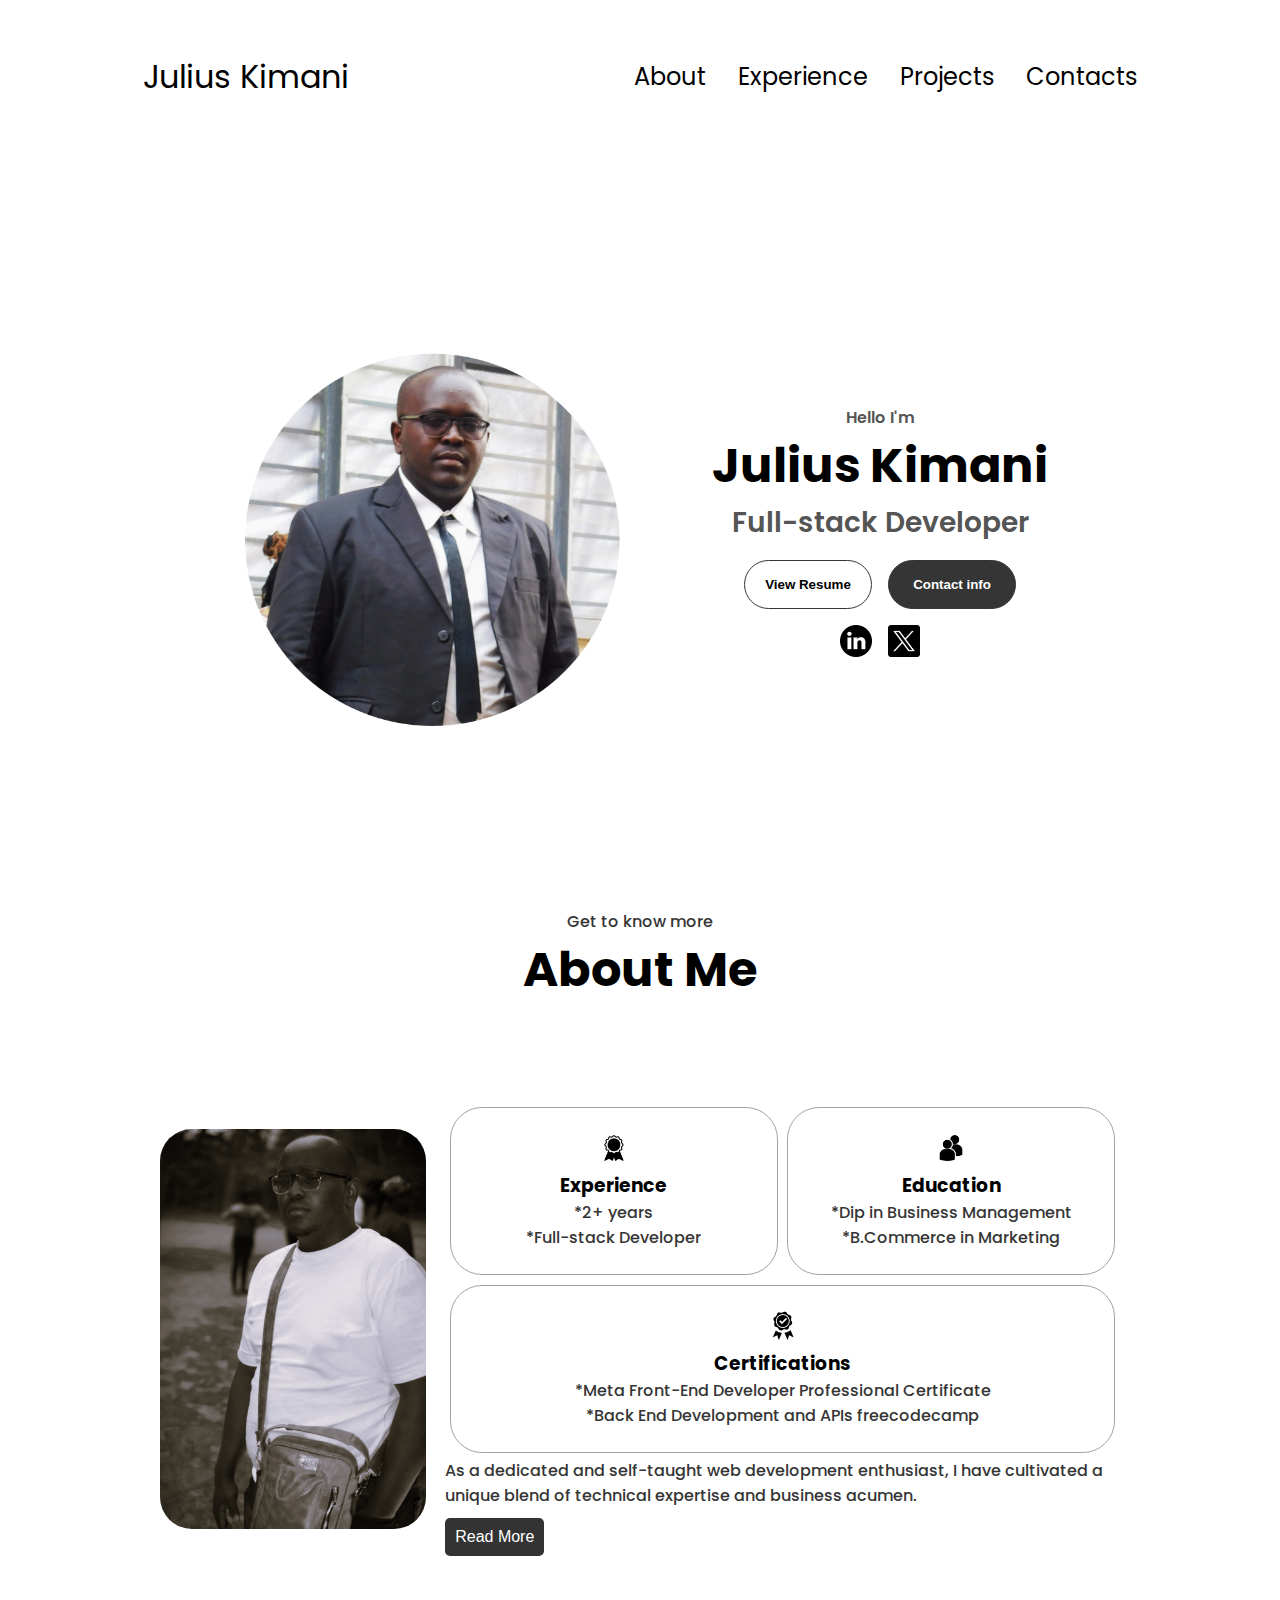
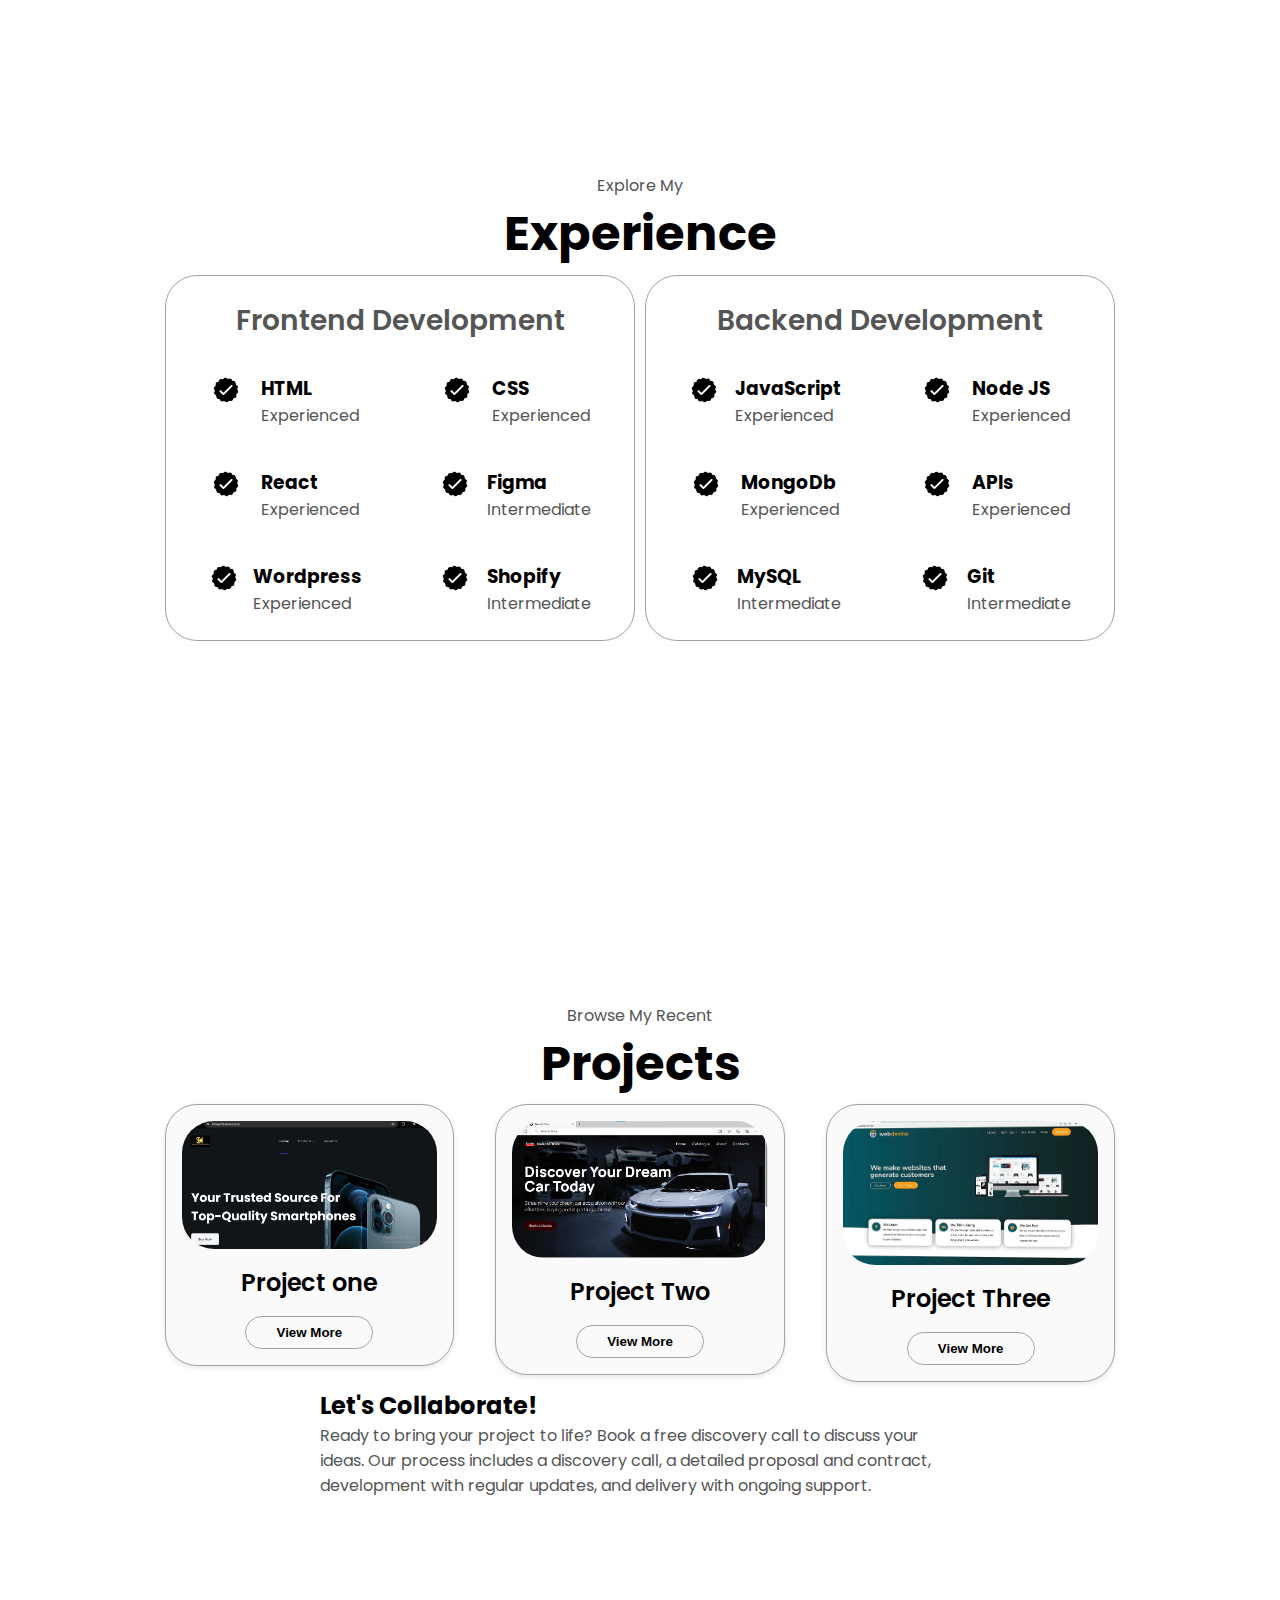
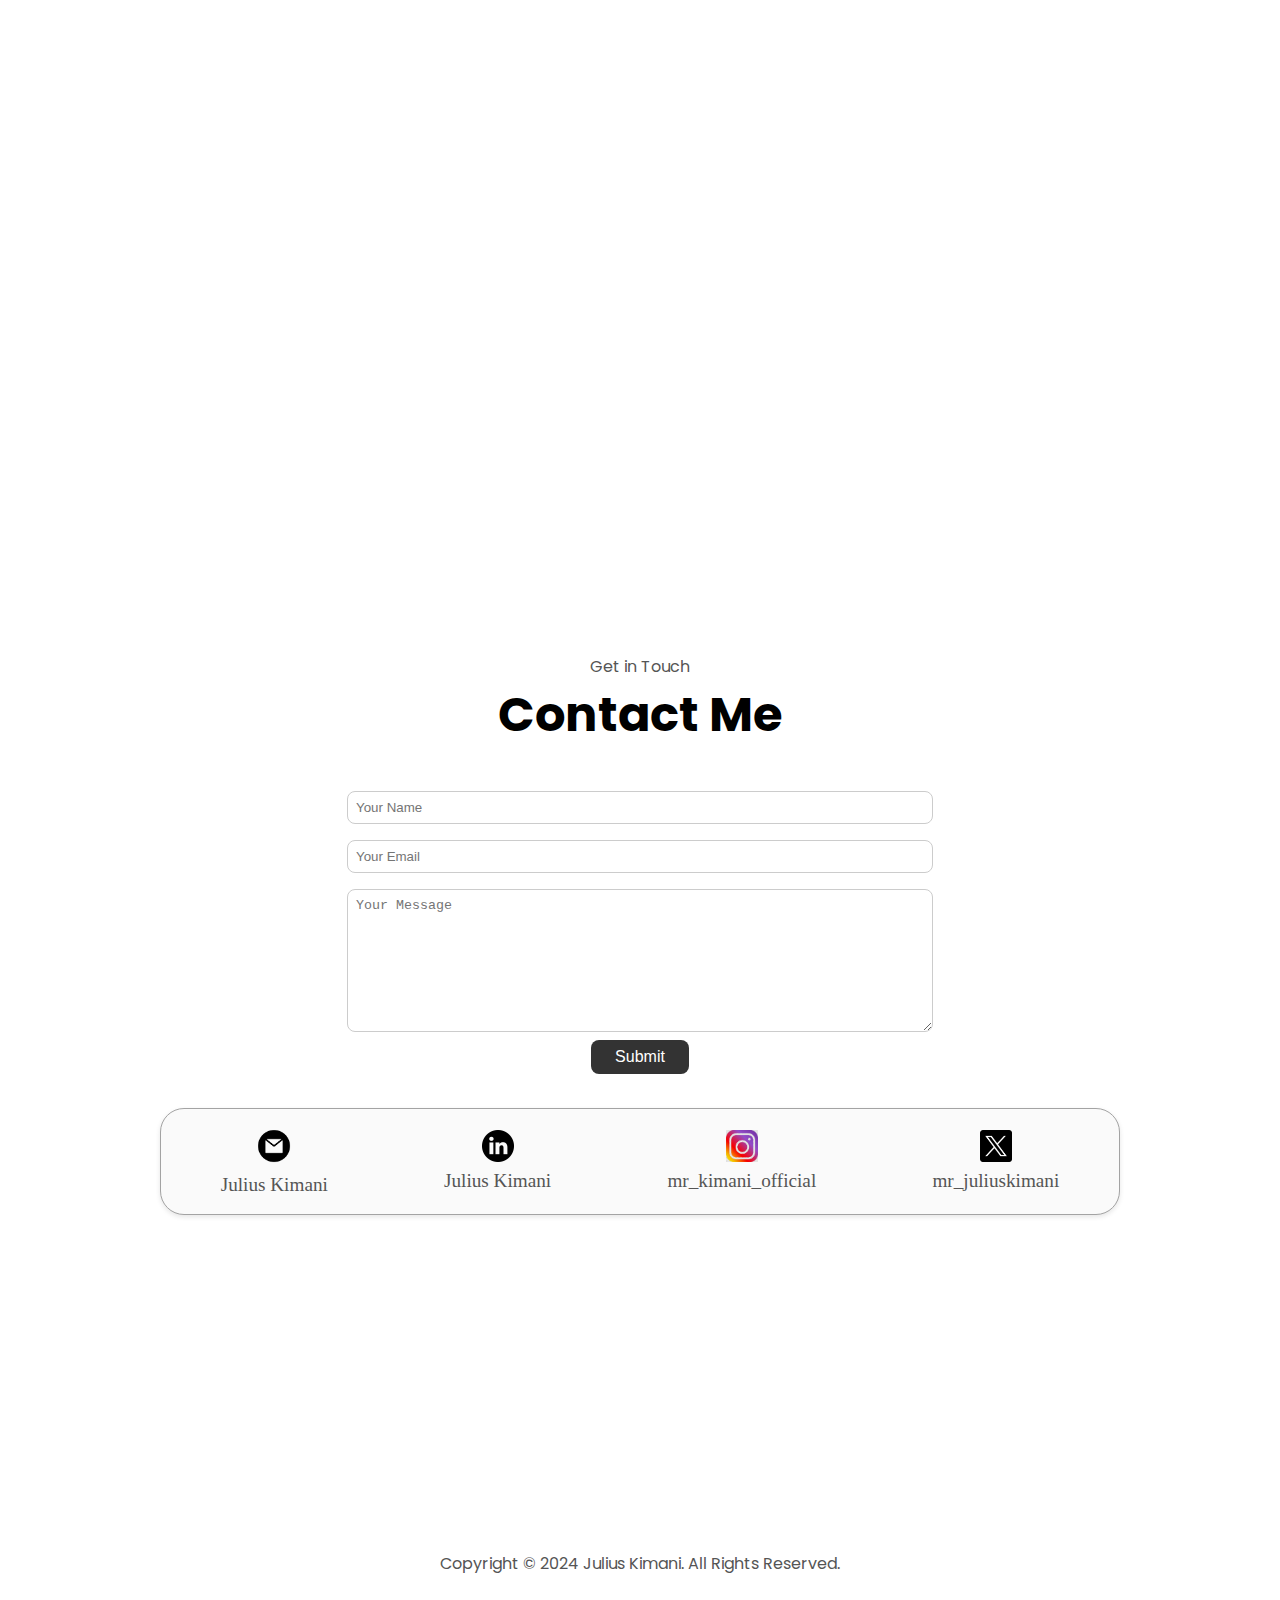
<file: index.html>
<!DOCTYPE html>
<html lang="en">
<head>
    <meta charset="UTF-8">
    <meta name="viewport" content="width=device-width, initial-scale=1.0">
    <title>Julius kimani</title>
    <meta name="google-site-verification" content="d7PZnIr3RyVsoKTUhGVq3izttPdQW7DRA07oCmDyOjg" />
    <link rel="stylesheet" href="style.css">
    <link rel="stylesheet" href="mediaqueries.css">
</head>
<body>
    <nav id="desktop-nav">
        <div class="logo">Julius Kimani</div>
        <div>
            <ul class="nav-links">
                <li><a href="#about">About</a></li>
                <li><a href="#experience">Experience</a></li>
                <li><a href="#projects">Projects</a></li>
                <li><a href="#contacts">Contacts</a></li>
            </ul>
        </div>
    </nav>
    <nav id="hamburger-nav">
        <div class="logo">Julius Kimani</div>
        <div class="hamburger-menu">
            <div class="hamburger-icon" onclick="toggleMenu()">
                <span></span>
                <span></span>
                <span></span>
            </div>
            <ul class="menu-links">
                <li><a href="#about">About</a></li>
                <li><a href="#experience">Experience</a></li>
                <li><a href="#projects">Projects</a></li>
                <li><a href="#contacts">Contacts</a></li>
            </ul>
        </div>
    </nav>
    <section id="profile">
        <div class="section__pic-container">
            <img src="./assets/profile-pic1.png" alt="Julius Kimani profile-pic">
        </div>
        <div class="section__text">
            <p class="section__text__p1">Hello I'm</p>
            <h1 class="title">Julius Kimani</h1>
            <p class="section__text__p2">Full-stack Developer</p>
            <div class="btn-container">
                <button class="btn btn-color-2" onclick="openResume()"> View Resume</button>
                <button class="btn btn-color-1" onclick="location.href='#contacts'">Contact info</button>
            </div>
            <div id="social-container">
                <img src="./assets/linkedin.png" alt="linkedin profile" class="icon" onclick="location.href='https://www.linkedin.com/in/julius-kimani-4086252a7/'">
                <img src="./assets/x.png" alt="My github profile" class="icon" onclick="location.href='https://twitter.com/mr_juliuskimani/'" >
            </div>
        </div>
    </section>
    <section id="about">
        <p class="section__text__p1">Get to know more</p>
        <h1 class="title">About Me</h1>
        <div class="section-container">
            <div class="section__pic-container">
                <img src="./assets/profile-pic-2.png" alt="profile picture" class="about-pic"/>
            </div>
            <div class="about-details-container">
                <div class="about-containers" id="about-containers">
                    <div class="details-container">
                        <img src="./assets/experience.png" alt="experience icon" class="icon"/>
                        <h3>Experience</h3>
                        <p>*2+ years <br>*Full-stack Developer</p>
                    </div>
                    <div class="details-container">
                        <img src="./assets/education.png" alt="education icon" class="icon"/>
                        <h3>Education</h3>
                        <p>*Dip in Business Management<br>*B.Commerce in Marketing</p>
                    </div>
                </div>
                <div class="additional-container">
                    <div class="details-container">
                        <img src="./assets/certifications.png" alt="certifications icon" class="icon"/>
                        <h3>Certifications</h3>
                        <p>*Meta Front-End Developer Professional Certificate<br>*Back End Development and APIs freecodecamp</p>
                    </div>
                </div>
                <div class="text-container">
                    <div class="text-container">
                        <p id="about-text">
                            As a dedicated and self-taught web development enthusiast, I have cultivated a unique blend of technical expertise and business acumen. 
                            <span id="more-text" class="collapsed">
                                <br>
                                My journey into web development has allowed me to build robust, user-friendly websites that not only look great but also perform exceptionally well. I am passionate about creating solutions that meet the needs of users and drive business success. My projects are crafted with attention to detail, emphasizing both aesthetic appeal and high performance. I thrive on problem-solving and continuously improving my skills to stay ahead of industry trends. Working with diverse teams has enhanced my ability to collaborate effectively and deliver high-quality results.
                            </span>
                        </p>
                        <button onclick="toggleReadMore()" id="read-more-btn">Read More</button>
                    </div>
            </div>
        </div>
    </section>
    <section id="experience">
        <p class="section__text__p1">Explore My</p>
        <h1 class="title">Experience</h1>
        <div class="experience-details-container">
            <div class="about-containers">
                <div class="details-container">
                    <h2 class="experience-sub-title">Frontend Development</h2>
                    <div class="article-container">
                        <article>
                            <img src="./assets/checkmark.png" alt="Experience icon" class="icon"/>
                            <div>
                                <h3>HTML</h3>
                                <p>Experienced</p>
                            </div>
                        </article>
                        <article>
                            <img src="./assets/checkmark.png" alt="Experience icon" class="icon"/>
                            <div>
                                <h3>CSS</h3>
                                <p>Experienced</p>
                            </div>
                        </article>
                        <article>
                            <img src="./assets/checkmark.png" alt="Experience icon" class="icon"/>
                            <div>
                                <h3>React</h3>
                                <p>Experienced</p>
                            </div>
                        </article>
                        <article>
                            <img src="./assets/checkmark.png" alt="Experience icon" class="icon"/>
                            <div>
                                <h3>Figma</h3>
                                <p>Intermediate</p>
                            </div>
                        </article>
                        <article>
                            <img src="./assets/checkmark.png" alt="Experience icon" class="icon"/>
                            <div>
                                <h3>Wordpress</h3>
                                <p>Experienced</p>
                            </div>
                        </article>
                        <article>
                            <img src="./assets/checkmark.png" alt="Experience icon" class="icon"/>
                            <div>
                                <h3>Shopify</h3>
                                <p>Intermediate</p>
                            </div>
                        </article>
                    </div>
                </div>
                <div class="details-container">
                    <h2 class="experience-sub-title">Backend Development</h2>
                    <div class="article-container">
                        <article>
                            <img src="./assets/checkmark.png" alt="Experience icon" class="icon"/>
                            <div>
                                <h3>JavaScript</h3>
                                <p>Experienced</p>
                            </div>
                        </article>
                        <article>
                            <img src="./assets/checkmark.png" alt="Experience icon" class="icon"/>
                            <div>
                                <h3>Node JS</h3>
                                <p>Experienced</p>
                            </div>
                        </article>
                        <article>
                            <img src="./assets/checkmark.png" alt="Experience icon" class="icon"/>
                            <div>
                                <h3>MongoDb</h3>
                                <p>Experienced</p>
                            </div>
                        </article>
                        <article>
                            <img src="./assets/checkmark.png" alt="Experience icon" class="icon"/>
                            <div>
                                <h3>APIs</h3>
                                <p>Experienced</p>
                            </div>
                        </article>
                        <article>
                            <img src="./assets/checkmark.png" alt="Experience icon" class="icon"/>
                            <div>
                                <h3>MySQL</h3>
                                <p>Intermediate</p>
                            </div>
                        </article>
                        <article>
                            <img src="./assets/checkmark.png" alt="Experience icon" class="icon"/>
                            <div>
                                <h3>Git</h3>
                                <p>Intermediate</p>
                            </div>
                        </article>
                    </div>
                </div>
            </div>
        </div>
    </section>
    <!DOCTYPE html>
    <html lang="en">
    <head>
        <meta charset="UTF-8">
        <meta name="viewport" content="width=device-width, initial-scale=1.0">
        <title>My Portfolio</title>
        <link rel="stylesheet" href="style.css">
        <link rel="stylesheet" href="mediaqueries.css">
    </head>
    <body>
        <section id="projects">
            <p class="section__text__p1">Browse My Recent</p>
            <h1 class="title">Projects</h1>
            <div class="projects-grid">
                <div class="details-container color-container">
                    <div class="article-container">
                        <img src="./assets/shifay.png" alt="Project 1" class="project-img">
                    </div>
                    <h2 class="experience-sub-title project-title">Project one</h2>
                    <div class="btn-container">
                        <button class="btn btn-color-2 project-btn" onclick="location.href='projects/project1.html'">View More</button>
                    </div>
                </div>
                <div class="details-container color-container">
                    <div class="article-container">
                        <img src="./assets/nairobi .png" alt="Project 2" class="project-img">
                    </div>
                    <h2 class="experience-sub-title project-title">Project Two</h2>
                    <div class="btn-container">
                        <button class="btn btn-color-2 project-btn" onclick="location.href='projects/project2.html'">View More</button>
                    </div>
                </div>
                <div class="details-container color-container">
                    <div class="article-container">
                        <img src="./assets/webdevine.png" alt="Project 3" class="project-img">
                    </div>
                    <h2 class="experience-sub-title project-title">Project Three</h2>
                    <div class="btn-container">
                        <button class="btn btn-color-2 project-btn" onclick="location.href='projects/project3.html'">View More</button>
                    </div>
                </div>
            </div>
            
            <section id="invitation">
                <h2 >Let's Collaborate!</h2>
                <p>Ready to bring your project to life? Book a free discovery call to discuss your ideas. Our process includes a discovery call, a detailed proposal and contract, development with regular updates, and delivery with ongoing support.
                </div>
            </section>
        </section>
        
        
    
        <section id="contacts">
            <p class="section__text__p1">Get in Touch</p>
            <h1 class="title">Contact Me</h1>
            <div class="contact-container">
                <form action="https://api.web3forms.com/submit" method="POST" class="contact-left">
                    <input type="hidden" name="access_key" value="76547e0d-a644-45ea-b4e2-d0475edf7603">
                    <input type="text" name="name" placeholder="Your Name" class="contact-inputs" required>
                    <input type="email" name="email" placeholder="Your Email" class="contact-inputs" required>
                    <textarea name="message" placeholder="Your Message" class="contact-inputs message-input" required></textarea>
                    <button type="submit">Submit</button>
                </form>                                
            </div>
            <div class="contact-info-upper-container">
                <div class="contact-info-container">
                    <img src="./assets/email.png" alt="Email icon" class="icon contact-icon email-icon" />
                    <p><a href="mailto:kimaniits@gmail.com">Julius Kimani</a></p>
                </div>
                <div class="contact-info-container">
                    <img src="./assets/linkedin.png" alt="LinkedIn icon" class="icon contact-icon" />
                    <p><a href="https://www.linkedin.com/in/julius-kimani-4086252a7/">Julius Kimani</a></p>
                </div>
                <div class="contact-info-container">
                    <img src="./assets/instagram.jpeg" alt="Instagram icon" class="icon contact-icon" />
                    <p><a href="https://www.instagram.com/mr_kimani_official/">mr_kimani_official</a></p>
                </div>
                <div class="contact-info-container">
                    <img src="./assets/x.png" alt="X icon" class="icon contact-icon" />
                    <p><a href="https://twitter.com/mr_juliuskimani/">mr_juliuskimani</a></p>
                </div>
            </div>
        </section>
    
        <footer>
            <p>Copyright &#169; 2024 Julius Kimani. All Rights Reserved.</p>
        </footer>
        <script src="script.js"></script>
    </body>
    </html>
</file>
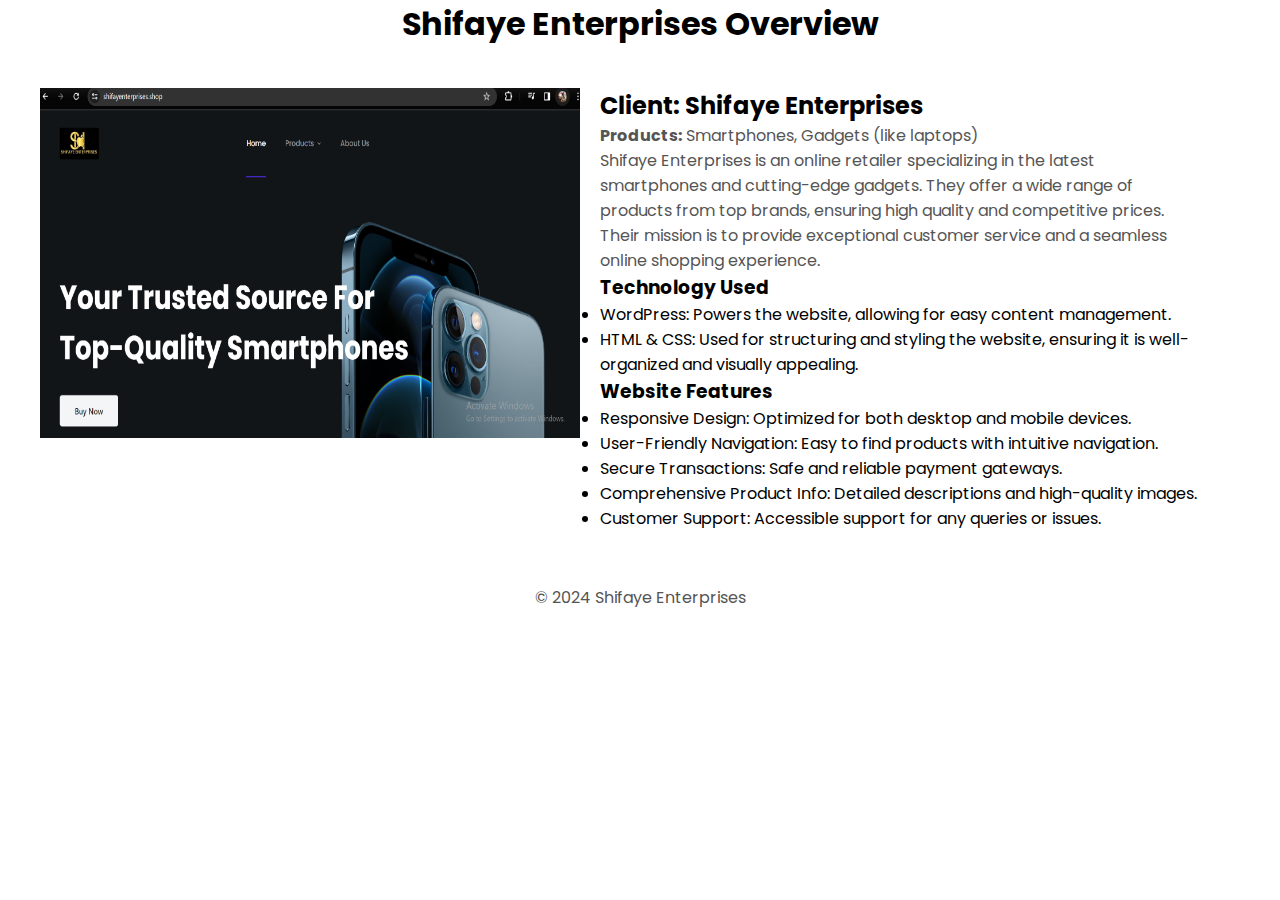
<file: projects/project1.html>
<!DOCTYPE html>
<html lang="en">
<head>
    <meta charset="UTF-8">
    <meta name="viewport" content="width=device-width, initial-scale=1.0">
    <title>Project One</title>
    <link rel="stylesheet" href="../style.css">
    <style>
        .overview-container {
            display: flex;
            flex-direction: column;
            align-items: center;
            padding: 20px;
            max-width: 1200px;
            margin: 0 auto;
        }
        .overview-header {
            width: 100%;
            text-align: center;
            margin-bottom: 20px;
        }
        .overview-content {
            display: flex;
            align-items: flex-start;
            width: 100%;
        }
        .overview-img {
            max-width: 45%;
            height: 350px;
            margin-right: 20px;
        }
        .overview-details {
            max-width: 50%;
        }
        @media screen and (max-width: 1200px) {
            .overview-content {
                flex-direction: column;
                align-items: center;
            }
            .overview-img {
                max-width: 100%;
                margin-right: 0;
                margin-bottom: 20px;
            }
            .overview-details {
                max-width: 100%;
                text-align: center;
            }
        }
    </style>
</head>
<body>
    <header class="overview-header">
        <h1>Shifaye Enterprises Overview</h1>
    </header>
    <main class="overview-container">
        <div class="overview-content">
            <img src="../assets/shifay.png" alt="Shifaye Enterprises" class="overview-img">
            <div class="overview-details">
                <h2>Client: Shifaye Enterprises</h2>
                <p><strong>Products:</strong> Smartphones, Gadgets (like laptops)</p>
                <p>Shifaye Enterprises is an online retailer specializing in the latest smartphones and cutting-edge gadgets. They offer a wide range of products from top brands, ensuring high quality and competitive prices. Their mission is to provide exceptional customer service and a seamless online shopping experience.</p>
                <h3>Technology Used</h3>
                <ul>
                    <li>WordPress: Powers the website, allowing for easy content management.</li>
                    <li>HTML & CSS: Used for structuring and styling the website, ensuring it is well-organized and visually appealing.</li>
                </ul>
                <h3>Website Features</h3>
                <ul>
                    <li>Responsive Design: Optimized for both desktop and mobile devices.</li>
                    <li>User-Friendly Navigation: Easy to find products with intuitive navigation.</li>
                    <li>Secure Transactions: Safe and reliable payment gateways.</li>
                    <li>Comprehensive Product Info: Detailed descriptions and high-quality images.</li>
                    <li>Customer Support: Accessible support for any queries or issues.</li>
                </ul>
            </div>
        </div>
    </main>
    <footer>
        <p>&copy; 2024 Shifaye Enterprises</p>
    </footer>
</body>
</html>
</file>
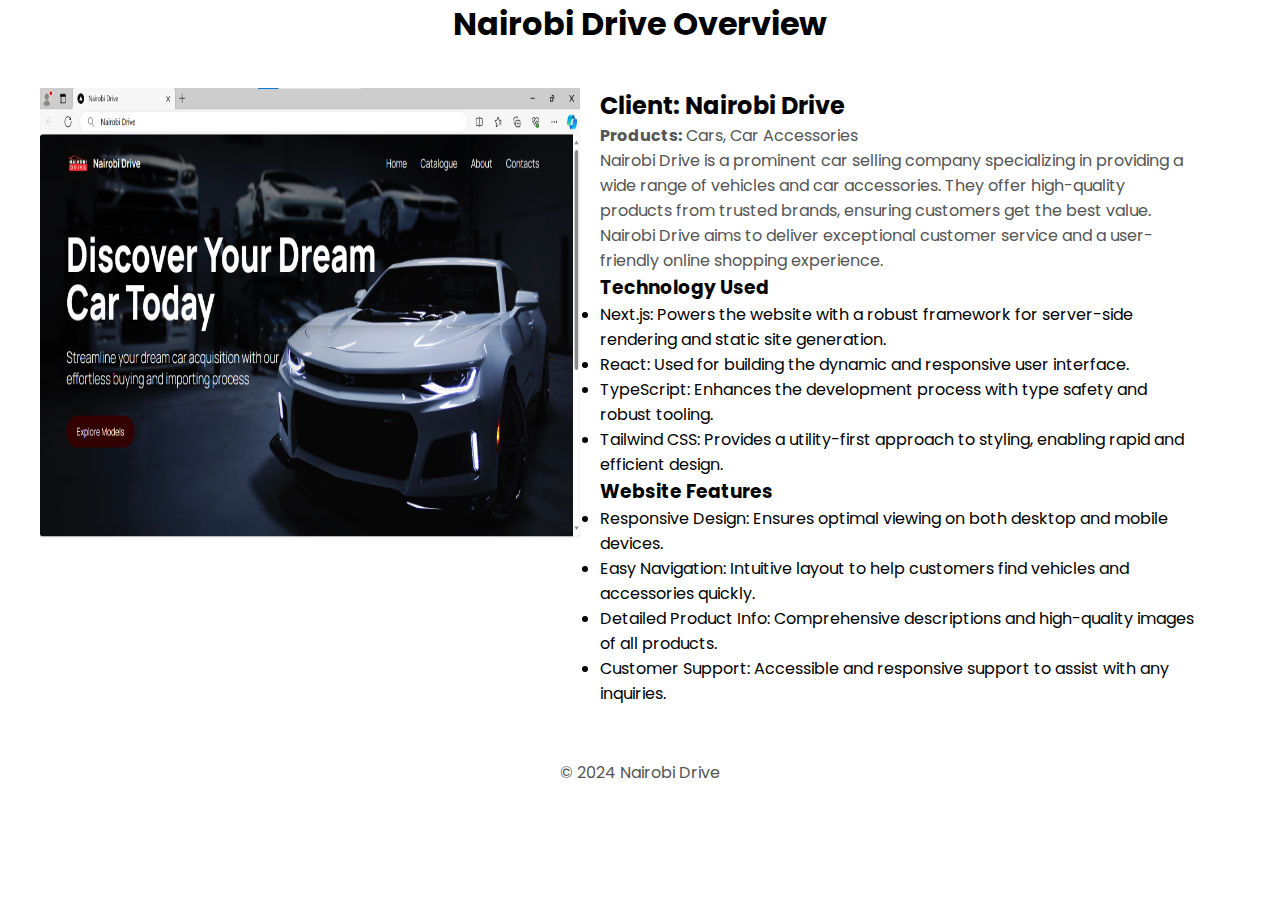
<file: projects/project2.html>
<!DOCTYPE html>
<html lang="en">
<head>
    <meta charset="UTF-8">
    <meta name="viewport" content="width=device-width, initial-scale=1.0">
    <title>Project Two</title>
    <link rel="stylesheet" href="../style.css">
    <style>
        .overview-container {
            display: flex;
            flex-direction: column;
            align-items: center;
            padding: 20px;
            max-width: 1200px;
            margin: 0 auto;
        }
        .overview-header {
            width: 100%;
            text-align: center;
            margin-bottom: 20px;
        }
        .overview-content {
            display: flex;
            align-items: flex-start;
            width: 100%;
        }
        .overview-img {
            max-width: 45%;
            height: 450px;
            margin-right: 20px;
        }
        .overview-details {
            max-width: 50%;
        }
        @media screen and (max-width: 1200px) {
            .overview-content {
                flex-direction: column;
                align-items: center;
            }
            .overview-img {
                max-width: 100%;
                margin-right: 0;
                margin-bottom: 20px;
            }
            .overview-details {
                max-width: 100%;
                text-align: center;
            }
        }
    </style>
</head>
<body>
    <header class="overview-header">
        <h1>Nairobi Drive Overview</h1>
    </header>
    <main class="overview-container">
        <div class="overview-content">
            <img src="../assets/nairobi .png" alt="Nairobi Drive" class="overview-img">
            <div class="overview-details">
                <h2>Client: Nairobi Drive</h2>
                <p><strong>Products:</strong> Cars, Car Accessories</p>
                <p>Nairobi Drive is a prominent car selling company specializing in providing a wide range of vehicles and car accessories. They offer high-quality products from trusted brands, ensuring customers get the best value. Nairobi Drive aims to deliver exceptional customer service and a user-friendly online shopping experience.</p>
                <h3>Technology Used</h3>
                <ul>
                    <li>Next.js: Powers the website with a robust framework for server-side rendering and static site generation.</li>
                    <li>React: Used for building the dynamic and responsive user interface.</li>
                    <li>TypeScript: Enhances the development process with type safety and robust tooling.</li>
                    <li>Tailwind CSS: Provides a utility-first approach to styling, enabling rapid and efficient design.</li>
                </ul>
                <h3>Website Features</h3>
                <ul>
                    <li>Responsive Design: Ensures optimal viewing on both desktop and mobile devices.</li>
                    <li>Easy Navigation: Intuitive layout to help customers find vehicles and accessories quickly.</li>
                    <li>Detailed Product Info: Comprehensive descriptions and high-quality images of all products.</li>
                    <li>Customer Support: Accessible and responsive support to assist with any inquiries.</li>
                </ul>
            </div>
        </div>
    </main>
    <footer>
        <p>&copy; 2024 Nairobi Drive</p>
    </footer>
</body>
</html>
</file>
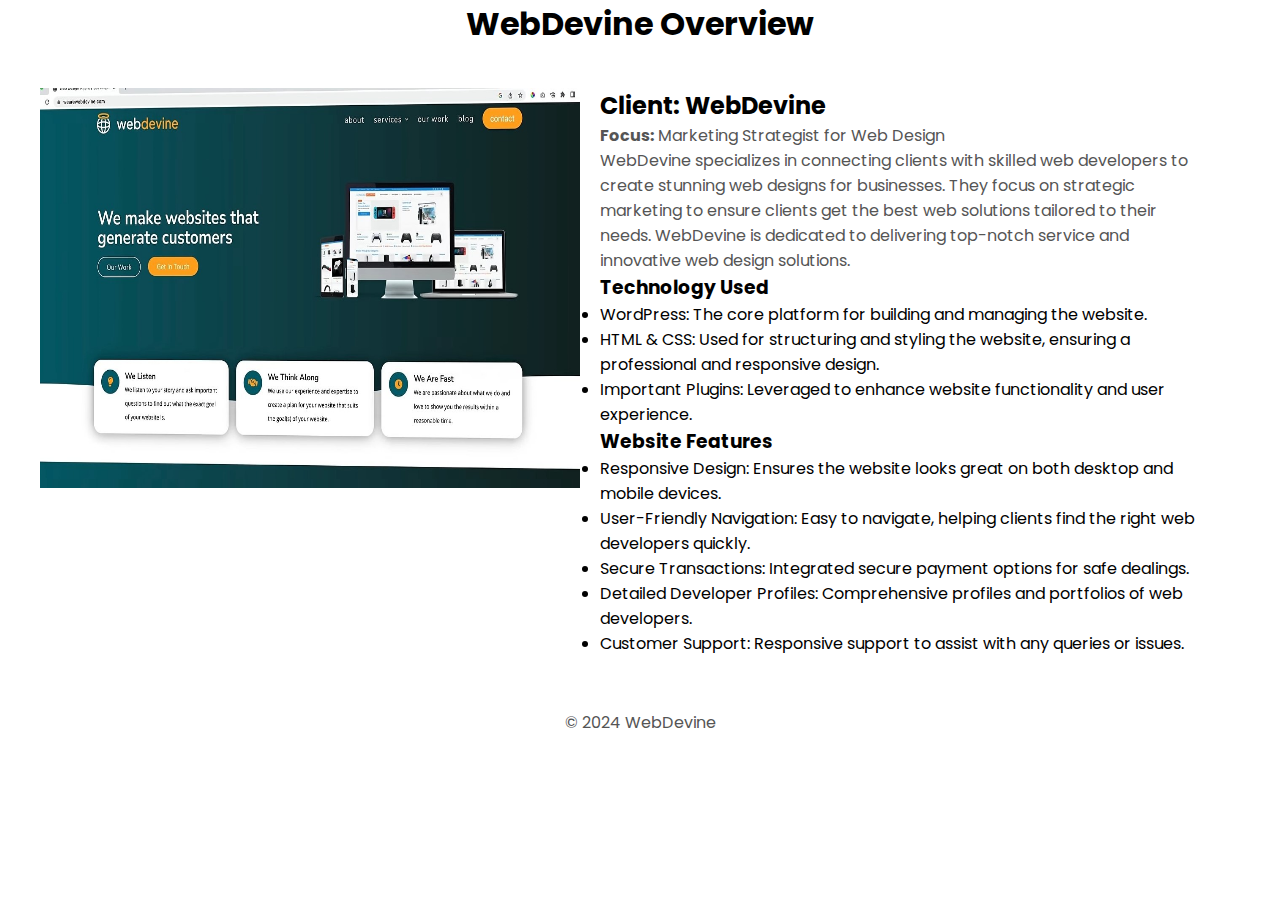
<file: projects/project3.html>
<!DOCTYPE html>
<html lang="en">
<head>
    <meta charset="UTF-8">
    <meta name="viewport" content="width=device-width, initial-scale=1.0">
    <title>Project Three</title>
    <link rel="stylesheet" href="../style.css">
    <style>
        .overview-container {
            display: flex;
            flex-direction: column;
            align-items: center;
            padding: 20px;
            max-width: 1200px;
            margin: 0 auto;
        }
        .overview-header {
            width: 100%;
            text-align: center;
            margin-bottom: 20px;
        }
        .overview-content {
            display: flex;
            align-items: flex-start;
            width: 100%;
        }
        .overview-img {
            max-width: 45%;
            height: 400px;
            margin-right: 20px;
        }
        .overview-details {
            max-width: 50%;
        }
        @media screen and (max-width: 1200px) {
            .overview-content {
                flex-direction: column;
                align-items: center;
            }
            .overview-img {
                max-width: 100%;
                margin-right: 0;
                margin-bottom: 20px;
            }
            .overview-details {
                max-width: 100%;
                text-align: center;
            }
        }
    </style>
</head>
<body>
    <header class="overview-header">
        <h1>WebDevine Overview</h1>
    </header>
    <main class="overview-container">
        <div class="overview-content">
            <img src="../assets/webdevine.png" alt="WebDevine" class="overview-img">
            <div class="overview-details">
                <h2>Client: WebDevine</h2>
                <p><strong>Focus:</strong> Marketing Strategist for Web Design</p>
                <p>WebDevine specializes in connecting clients with skilled web developers to create stunning web designs for businesses. They focus on strategic marketing to ensure clients get the best web solutions tailored to their needs. WebDevine is dedicated to delivering top-notch service and innovative web design solutions.</p>
                <h3>Technology Used</h3>
                <ul>
                    <li>WordPress: The core platform for building and managing the website.</li>
                    <li>HTML & CSS: Used for structuring and styling the website, ensuring a professional and responsive design.</li>
                    <li>Important Plugins: Leveraged to enhance website functionality and user experience.</li>
                </ul>
                <h3>Website Features</h3>
                <ul>
                    <li>Responsive Design: Ensures the website looks great on both desktop and mobile devices.</li>
                    <li>User-Friendly Navigation: Easy to navigate, helping clients find the right web developers quickly.</li>
                    <li>Secure Transactions: Integrated secure payment options for safe dealings.</li>
                    <li>Detailed Developer Profiles: Comprehensive profiles and portfolios of web developers.</li>
                    <li>Customer Support: Responsive support to assist with any queries or issues.</li>
                </ul>
            </div>
        </div>
    </main>
    <footer>
        <p>&copy; 2024 WebDevine</p>
    </footer>
</body>
</html>
</file>
<file: style.css>
/* GENERAL */
@import url('https://fonts.googleapis.com/css2?family=Poppins:wght@300;400;500;600&display=swap');

* {
    margin: 0;
    padding: 0;
}

body {
    font-family: 'Poppins', sans-serif;
}

html {
    scroll-behavior: smooth;
}

p {
    color: rgb(85, 85, 85);
}

/* TRANSITION */
a,
.btn {
    transition: all 300ms ease;
}

/* DESKTOP NAV */
nav,
.nav-links {
    display: flex;
}

nav {
    justify-content: space-around;
    align-items: center;
    height: 17vh;
}

.nav-links {
    gap: 2rem;
    list-style: none;
    font-size: 1.5rem;
}

a {
    color: black;
    text-decoration: none;
    text-decoration-color: white;
}

a:hover {
    color: gray;
    text-decoration: underline;
    text-underline-offset: 1rem;
    text-decoration-color: rgb(181, 181, 181);
}

.logo {
    font-size: 2rem;
}

.logo:hover {
    cursor: default;
}

/* HAMBURGER-MENU */
#hamburger-nav {
    display: none;
}

#hamburger-menu {
    position: relative;
    display: inline-block;
}

.hamburger-icon {
    display: flex;
    flex-direction: column;
    justify-content: space-around;
    height: 24px;
    width: 30px;
    cursor: pointer;
}

.hamburger-icon span {
    width: 100%;
    height: 2px;
    background-color: black;
    transition: all 0.3s ease-in-out;
}

.menu-links {
    position: absolute;
    top: 30px;
    right: 0;
    background-color: white;
    width: 200px;
    max-height: 0;
    overflow: hidden;
    transition: max-height 0.3s ease-in-out;
}

.menu-links a {
    display: block;
    padding: 10px;
    text-align: center;
    font-size: 1.5rem;
    color: black;
    text-decoration: none;
    transition: all 0.3s ease-in-out;
}

.menu-links li {
    list-style: none;
}

.menu-links.open {
    max-height: 500px;
}

.hamburger-icon.open span:first-child {
    transform: rotate(45deg) translate(5px, 5px);
}

.hamburger-icon.open span:nth-child(2) {
    opacity: 0;
}

.hamburger-icon.open span:last-child {
    transform: rotate(-45deg) translate(5px, -5px);
}

/* SECTIONS */
section {
    padding-top: 4vh;
    height: 96vh;
    margin: 0 10rem;
    box-sizing: border-box;
    min-height: fit-content;
}

.section-container {
    display: flex;
}

/*PROFILE SECTION*/
#profile {
    display: flex;
    justify-content: center;
    gap: 5rem;
    height: 80vh;
}

.section__pic-container {
    display: flex;
    height: 400px;
    width: 400px;
    margin: 0 auto;
}

.section__text {
    align-self: center;
    text-align: center;
}

.section__text p {
    font-weight: 600;
}

.section__text__p1 {
    text-align: center;
}

.section__text__p2 {
    font-size: 1.75rem;
    margin-bottom: 1rem;
}

.title {
    font-size: 3rem;
    text-align: center;
}

#social-container {
    display: flex;
    justify-content: center;
    margin-top: 1rem;
    gap: 1rem;
}

/* ICONS */
.icon {
    cursor: pointer;
    height: 2rem;
}

/* BUTTONS */
.btn-container {
    display: flex;
    justify-content: center;
    gap: 1rem;
}

.btn {
    font-weight: 600;
    transition: all 300ms ease;
    padding: 1rem;
    width: 8rem;
    border-radius: 2rem;
}

.btn-color-1,
.btn-color-2 {
    border: rgb(53, 53, 53) 0.1rem solid;
}

.btn-color-1:hover,
.btn-color-2:hover {
    cursor: pointer;
}

.btn-color-1,
.btn-color-2:hover {
    background: rgb(53, 53, 53);
    color: white;
}

.btn-color-1:hover {
    background: rgb(0, 0, 0);
}

.btn-color-2 {
    background: none;
}

.btn-color-2:hover {
    border: rgb(255, 255, 255) 0.1rem solid;
}

.btn-container {
    gap: 1rem;
}

/*ABOUT SECTION*/
#about {
    position: relative;
}

.about-container {
    display: flex;
    gap: 2rem;
    margin-bottom: 2rem;
    margin-top: 2rem;
}

.about-details-container {
    justify-content: center;
    flex-direction: column;
}

.about-containers,
.about-details-container {
    display: flex;
}

.about-pic {
    border-radius: 2rem;
}

.arrow {
    position: absolute;
    right: -6rem;
    bottom: 1.9rem;
}

.details-container {
    padding: 1.5rem; 
    flex: 1;
    background: white;
    border-radius: 2rem;
    border: rgb(53, 53, 53) 0.1rem solid;
    border-color: rgb(163, 163, 163);
    text-align: center;
    margin: 0.3rem;
}

.section-container {
    gap: 1.2rem;
    height: 78%;
}

.section__pic-container {
    height: 400px;
    width: 400px;
    margin: auto 0;
    border-radius: 40px;
}

.about.pic {
    border-radius: 40px;
}

#about p {
    font-size: 30;
    font-weight: 500;
    color: rgb(53, 53, 53);
}

/* EXPERIENCE SECTION */
#experience {
    position: relative;
}

.experience-sub-title {
    color: rgb(85, 85, 85);
    font-weight: 600;
    font-size: 1.75rem;
    margin-bottom: 2rem;
}

.experience-details-container {
    display: flex;
    justify-content: center;
    flex-direction: column;
}

.article-container {
    display: flex;
    text-align: initial;
    flex-wrap: wrap;
    flex-direction: row;
    gap: 2.5rem;
    justify-content: space-around;
}

article {
    display: flex;
    width: 10rem;
    justify-content: space-around;
    gap: 0.5rem;
}

article .icon {
    cursor: default;
}

/* PROJECTS SECTION */
#projects {
    position: relative;
    padding: 4rem 1rem; /* Add padding for better spacing */
}

.projects-grid {
    display: grid;
    grid-template-columns: 1fr 1fr 1fr; /* Create three equal columns */
    gap: 2rem; /* Add gap between the grid items */
    justify-items: center; /* Center items horizontally */
    align-items: start; /* Align items to the top */
}

.color-container {
    border-color: rgb(163, 163, 163);
    background: rgb(250, 250, 250);
    padding: 1rem; /* Add padding for better spacing */
    border-radius: 2rem;
    box-shadow: 0 2px 5px rgba(0, 0, 0, 0.1); /* Add shadow for depth */
}

.project-img {
    border-radius: 2rem;
    width: 100%;
    height: auto;
    max-height: 200px; /* Limit the height of the images */
    object-fit: cover; /* Cover the container proportionally */
}

.project-title {
    margin: 1rem 0;
    color: black;
    font-size: 1.5rem; /* Adjust font size as needed */
}

.project-btn {
    color: black;
    border-color: rgb(163, 163, 163);
    padding: 0.5rem 1rem; /* Adjust padding for better appearance */
}

@media (max-width: 1024px) {
    .projects-grid {
        grid-template-columns: 1fr 1fr; /* Two columns for tablets */
    }
}

@media (max-width: 768px) {
    .projects-grid {
        grid-template-columns: 1fr; /* One column for mobile devices */
    }
}

/* CONTACT */
#contacts {
    display: flex;
    flex-direction: column;
    align-items: center;
    text-align: center;
    padding: 4rem 0;
}

.contact-container {
    width: 100%;
    max-width: 600px;
    margin: 2rem auto;
}

.contact-left {
    display: flex;
    flex-direction: column;
    align-items: center;
}

.contact-inputs {
    width: calc(100% - 2rem);
    margin: 0.5rem 0;
    padding: 0.5rem;
    border: 1px solid #ccc;
    border-radius: 0.5rem;
}

.message-input {
    height: 125px; /* Increase the height of the textarea */
}

.contact-left button {
    padding: 0.5rem 1.5rem; /* Increase padding for better appearance */
    border: none;
    border-radius: 0.5rem;
    background-color: #333;
    color: #fff;
    cursor: pointer;
    font-size: 1rem;
    transition: background-color 0.3s, transform 0.3s; /* Add transitions for hover effects */
}

.contact-left button:hover {
    background-color: #555; /* Darker background on hover */
    transform: scale(1.05); /* Slightly increase size on hover */
}

.contact-left button:active {
    background-color: #222; /* Even darker background on click */
    transform: scale(0.95); /* Slightly decrease size on click */
}

/* Contact info container styling */
.contact-info-upper-container {
    display: flex;
    flex-direction: row; /* Align items in a row */
    justify-content: space-around; /* Distribute items evenly */
    align-items: center;
    border-radius: 1.5rem;
    border: rgb(53, 53, 53) 0.1rem solid;
    border-color: rgb(163, 163, 163);
    background-color: rgb(250, 250, 250); /* Light background color */
    padding: 0.1rem; /* Add padding */
    width: 75vw; /* Full viewport width */
    margin: 0.1rem auto; /* Center the container and add margin */
    box-sizing: border-box; /* Include padding and border in the element's total width and height */
    box-shadow: 0 2px 5px rgba(0, 0, 0, 0.1); /* Add shadow for depth */
}

.contact-info-container {
    display: flex;
    flex-direction: column; /* Align items vertically */
    align-items: center;
    gap: 0.5rem;
    margin: 1rem; /* Add margin for spacing */
    text-align: center; /* Center text within each container */
}

.contact-info-container p {
    font-family: 'Times New Roman', Times, serif;
    font-size: larger;
    margin: 0;
}

.contact-info-container a {
    text-decoration: none;
    color: inherit; /* Use the same color as the text */
}

.contact-icon {
    cursor: default;
}

.email-icon {
    height: 2.5rem;
}

/* FOOTER SECTION */
footer {
    height: 10vh;
    margin: 0.1rem;
    display: flex;
    justify-content: center;
    align-items: center;
}

footer p {
    text-align: center;
    margin: 0;
}

/* ADDITIONS */
#read-more-btn {
    background-color: #333;
    color: #fff;
    border: none;
    border-radius: 5px;
    padding: 10px;
    cursor: pointer;
    font-size: 1rem;
    transition: background-color 0.3s;
    margin-top: 10px;
}

#read-more-btn:hover {
    background-color: #555;
}

#more-text.collapsed {
    display: none;
}

/* Transition Effect for More Text */
#more-text.expanded {
    display: inline;
}

/* Hiding containers when Read More is clicked */
.hidden-containers {
    display: none;
}

.menu-links {
    display: none;
    flex-direction: column;
    gap: 1rem;
}

.menu-links.open {
    display: flex;
}

.hamburger-icon {
    display: flex;
    flex-direction: column;
    gap: 5px;
    cursor: pointer;
}

.hamburger-icon span {
    background-color: #000;
    height: 3px;
    width: 25px;
    display: block;
}

.hamburger-icon.open span:nth-child(1) {
    transform: rotate(45deg) translate(5px, 5px);
}

.hamburger-icon.open span:nth-child(2) {
    opacity: 0;
}

.hamburger-icon.open span:nth-child(3) {
    transform: rotate(-45deg) translate(5px, -5px);
}

/* Add some margin or padding to the sections */
#projects, #invitation, #contacts {
    padding: 0.1rem 0; /* Add padding to the top and bottom */
}

#toggle-projects-btn {
    display: block;
    margin: 1rem auto;
    padding: 1rem 2rem;
    background-color: #333;
    color: #fff;
    border: none;
    border-radius: 5px;
    cursor: pointer;
    font-size: 1rem;
    transition: background-color 0.3s;
}

#toggle-projects-btn:hover {
    background-color: #555;
}
</file>
<file: mediaqueries.css>
/* Media query for screens smaller than 1200px */
@media screen and (max-width: 1200px) {
    #desktop-nav {
        display: none;
    }
    #hamburger-nav {
        display: flex;
    }
    #experience,
    .experience-details-container {
        margin-top: 2rem;
    }
    #profile,
    .section-container {
        display: block;
    }
    .arrow {
        display: none;
    }
    section,
    .section-container {
        height: fit-content;
    }
    section {
        margin: 0 5%;
    }
    .section__pic-container {
        width: 275px;
        height: 275px;
        margin: 0 auto 2rem;
    }
    .about-containers {
        margin-top: 0;
    }
    .project-container {
        flex-direction: column;
        align-items: center;
    }
    .project-img {
        margin: 0 0 20px 0;
    }
    .project-details {
        text-align: center;
    }
  }
  
  /* Media query for screens smaller than 600px */
  @media screen and (max-width: 600px) {
    #contact,
    footer {
        height: 40vh;
    }
    #profile {
        height: 83vh;
        margin-bottom: 0;
    }
    article {
        font-size: 1rem;
    }
    footer nav {
        height: fit-content;
        margin-bottom: 2rem;
    }
    .about-containers,
    .contact-info-upper-container,
    .btn-container {
        flex-wrap: wrap;
    }
    .contact-info-container {
        margin: 0;
    }
    .contact-info-container p,
    .nav-links li a {
        font-size: 1rem;
    }
    .experience-sub-title {
        font-size: 1.25rem;
    }
    .logo {
        font-size: 1.5rem;
    }
    .nav-links {
        flex-direction: column;
        gap: 0.5rem;
        text-align: center;
    }
    .section__pic-container {
        width: auto;
        height: 46vw;
        justify-content: center;
    }
    .section__text__p2 {
        font-size: 1.25rem;
    }
    .title {
        font-size: 2rem;
    }
    .text-container {
        text-align: justify;
    }
    .project-container {
        flex-direction: column;
        align-items: center;
    }
    .project-img {
        margin: 0 0 20px 0;
        width: 100%;
        height: auto;
    }
    .project-details {
        text-align: center;
    }
    
    
        .contact-info-upper-container {
            flex-direction: column; /* Stack items vertically */
            align-items: center;
        }
    
        .contact-info-container {
            margin: 0.5rem 0; /* Reduce margin for smaller screens */
            text-align: center; /* Center text for smaller screens */
        }
    
        .contact-info-container p,
        .contact-info-container a {
            font-size: 1rem; /* Adjust font size for smaller screens */
        }
    
        .email-icon {
            height: 2rem; /* Adjust icon size for smaller screens */
        }

        footer {
            height: 10vh;
            margin: 0 1rem;
            display: flex;
            justify-content: center;
            align-items: center;
        }
        
        footer p {
            text-align: center;
            margin: 0;

   
}
</file>
